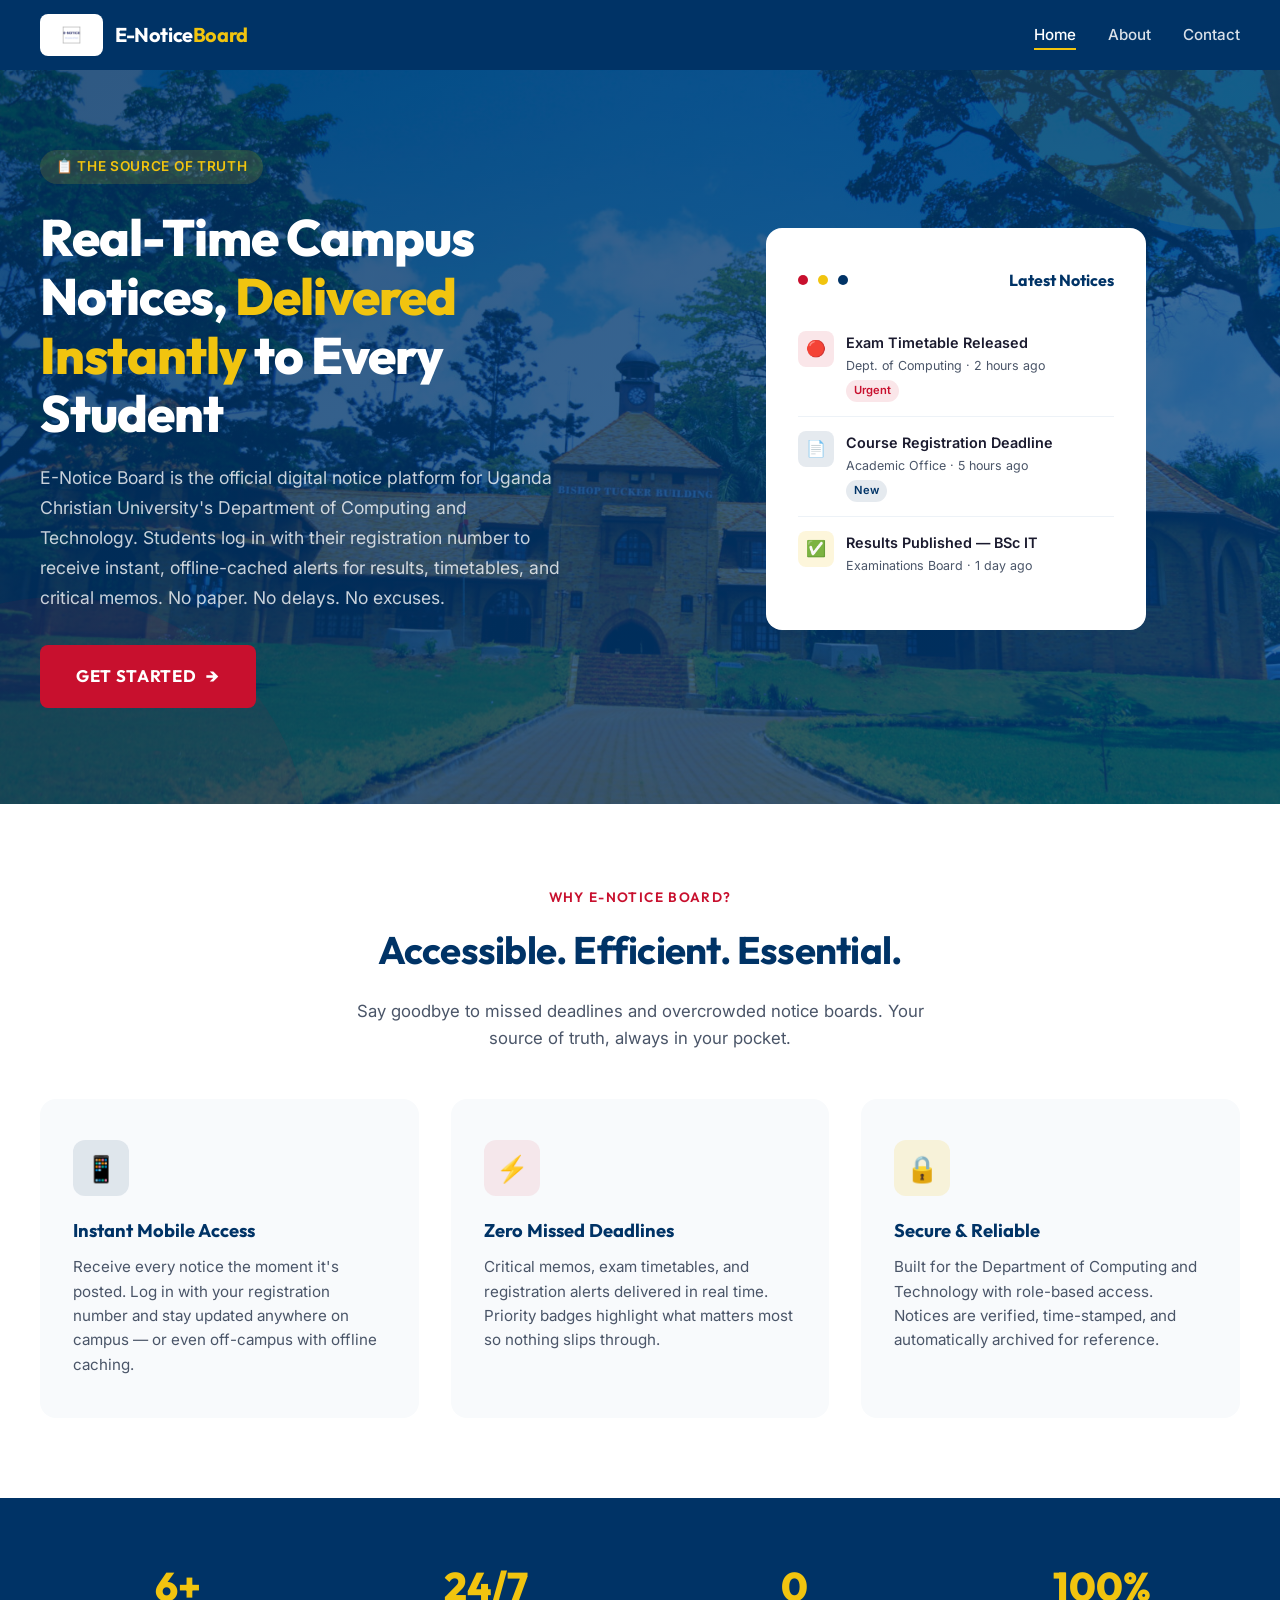
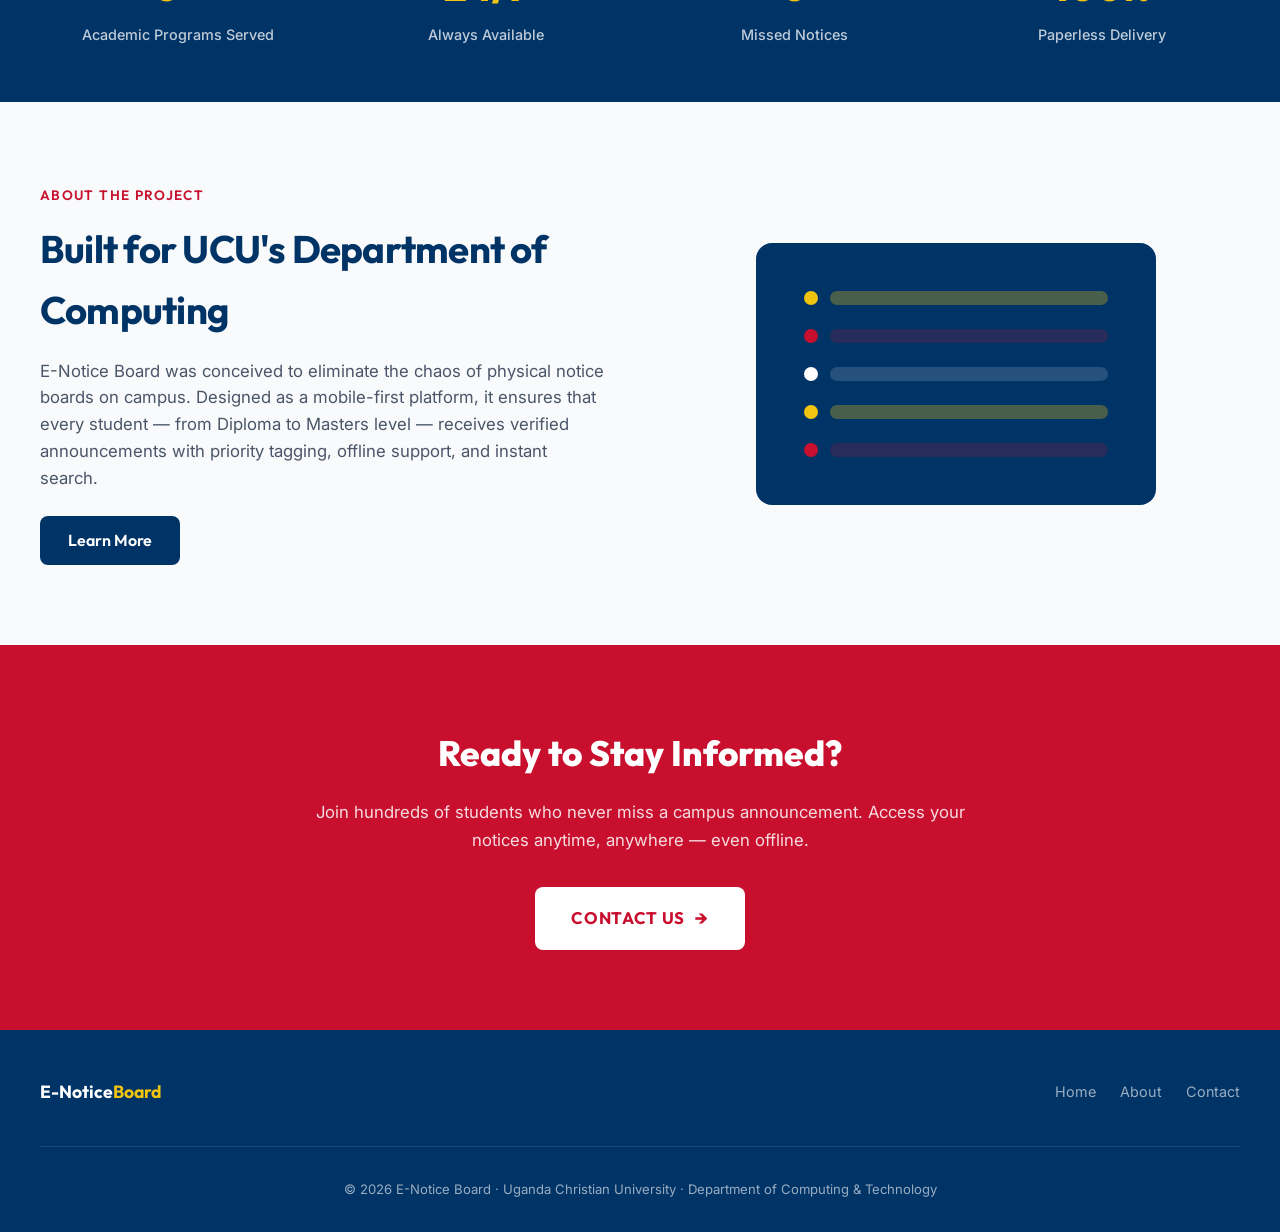
<file: index.html>
<!DOCTYPE html>
<html lang="en">

<head>
  <meta charset="UTF-8" />
  <meta name="viewport" content="width=device-width, initial-scale=1.0" />
  <meta name="description"
    content="E-Notice Board — Real-time campus announcements for Uganda Christian University. The Source of Truth for every student and staff member." />
  <title>E-Notice Board — The Source of Truth</title>
  <link rel="stylesheet" href="style.css" />
  <link rel="icon" type="image/jpeg" href="../Enotice_favicon.jpeg" />
</head>

<body>

  <!-- ═══════════════════════════════════════
       HEADER  —  Logo + Navigation
       ═══════════════════════════════════════ -->
  <header class="header" id="header">
    <div class="header__inner">

      <!-- Logo -->
      <a href="index.html" class="logo" id="logo">
        <img src="../enotice_logo.jpeg" alt="E-Notice Board Logo" class="logo__img" />
        <div class="logo__text">E-Notice<span>Board</span></div>
      </a>

      <!-- Mobile hamburger -->
      <button class="nav__toggle" id="nav-toggle" aria-label="Toggle navigation">
        <span></span><span></span><span></span>
      </button>

      <!-- Navigation -->
      <nav>
        <ul class="nav__list" id="nav-list">
          <li><a href="index.html" class="nav__link nav__link--active" id="nav-home">Home</a></li>
          <li><a href="about.html" class="nav__link" id="nav-about">About</a></li>
          <li><a href="contact.html" class="nav__link" id="nav-contact">Contact</a></li>
        </ul>
      </nav>

    </div>
  </header>

  <!-- ═══════════════════════════════════════
       HERO  —  UVP Headline + CTA
       F-pattern: primary horizontal scan area
       ═══════════════════════════════════════ -->
  <section class="hero" id="hero">
    <div class="hero__inner">

      <div class="hero__content">
        <div class="hero__badge fade-up">📋 The Source of Truth</div>

        <h1 class="hero__title fade-up fade-up--d1">
          Real-Time Campus Notices, <span>Delivered Instantly</span> to Every Student
        </h1>

        <p class="hero__subtitle fade-up fade-up--d2">
          E-Notice Board is the official digital notice platform for Uganda Christian University's
          Department of Computing and Technology. Students log in with their registration number
          to receive instant, offline-cached alerts for results, timetables, and critical memos.
          No paper. No delays. No excuses.
        </p>

        <a href="#features" class="cta-btn fade-up fade-up--d3" id="cta-hero">
          Get Started
        </a>
      </div>

      <!-- Visual: notice preview card -->
      <div class="hero__visual fade-up fade-up--d4">
        <div class="hero__card">
          <div class="hero__card-header">
            <div class="hero__card-dot hero__card-dot--red"></div>
            <div class="hero__card-dot hero__card-dot--gold"></div>
            <div class="hero__card-dot hero__card-dot--navy"></div>
            <div class="hero__card-title">Latest Notices</div>
          </div>

          <div class="notice-item">
            <div class="notice-icon notice-icon--urgent">🔴</div>
            <div>
              <div class="notice-title">Exam Timetable Released</div>
              <div class="notice-meta">Dept. of Computing · 2 hours ago</div>
              <span class="notice-badge notice-badge--urgent">Urgent</span>
            </div>
          </div>

          <div class="notice-item">
            <div class="notice-icon notice-icon--info">📄</div>
            <div>
              <div class="notice-title">Course Registration Deadline</div>
              <div class="notice-meta">Academic Office · 5 hours ago</div>
              <span class="notice-badge notice-badge--new">New</span>
            </div>
          </div>

          <div class="notice-item">
            <div class="notice-icon notice-icon--success">✅</div>
            <div>
              <div class="notice-title">Results Published — BSc IT</div>
              <div class="notice-meta">Examinations Board · 1 day ago</div>
            </div>
          </div>
        </div>
      </div>

    </div>
  </section>

  <!-- ═══════════════════════════════════════
       FEATURES  —  F-pattern second scan line
       ═══════════════════════════════════════ -->
  <section class="features" id="features">
    <div class="features__inner">

      <div class="section-label">Why E-Notice Board?</div>
      <h2 class="section-title">Accessible. Efficient. Essential.</h2>
      <p class="section-subtitle">
        Say goodbye to missed deadlines and overcrowded notice boards.
        Your source of truth, always in your pocket.
      </p>

      <div class="features__grid">

        <div class="feature-card fade-up">
          <div class="feature-card__icon feature-card__icon--navy">📱</div>
          <h3 class="feature-card__title">Instant Mobile Access</h3>
          <p class="feature-card__text">
            Receive every notice the moment it's posted. Log in with your registration
            number and stay updated anywhere on campus — or even off-campus with offline caching.
          </p>
        </div>

        <div class="feature-card fade-up fade-up--d1">
          <div class="feature-card__icon feature-card__icon--red">⚡</div>
          <h3 class="feature-card__title">Zero Missed Deadlines</h3>
          <p class="feature-card__text">
            Critical memos, exam timetables, and registration alerts delivered in real time.
            Priority badges highlight what matters most so nothing slips through.
          </p>
        </div>

        <div class="feature-card fade-up fade-up--d2">
          <div class="feature-card__icon feature-card__icon--gold">🔒</div>
          <h3 class="feature-card__title">Secure &amp; Reliable</h3>
          <p class="feature-card__text">
            Built for the Department of Computing and Technology with role-based access.
            Notices are verified, time-stamped, and automatically archived for reference.
          </p>
        </div>

      </div>

    </div>
  </section>

  <!-- ═══════════════════════════════════════
       STATS STRIP — Trust signals
       ═══════════════════════════════════════ -->
  <section class="stats" id="stats">
    <div class="stats__inner">
      <div class="stat">
        <div class="stat__number">6+</div>
        <div class="stat__label">Academic Programs Served</div>
      </div>
      <div class="stat">
        <div class="stat__number">24/7</div>
        <div class="stat__label">Always Available</div>
      </div>
      <div class="stat">
        <div class="stat__number">0</div>
        <div class="stat__label">Missed Notices</div>
      </div>
      <div class="stat">
        <div class="stat__number">100%</div>
        <div class="stat__label">Paperless Delivery</div>
      </div>
    </div>
  </section>

  <!-- ═══════════════════════════════════════
       ABOUT TEASER — F-pattern left scan area
       ═══════════════════════════════════════ -->
  <section class="about-teaser" id="about-teaser">
    <div class="about-teaser__inner">

      <div class="about-teaser__content fade-up">
        <div class="section-label">About the Project</div>
        <h2 class="section-title" style="text-align:left;">Built for UCU's Department of Computing</h2>
        <p class="section-subtitle" style="text-align:left; margin:0 0 1.5rem;">
          E-Notice Board was conceived to eliminate the chaos of physical notice boards on campus.
          Designed as a mobile-first platform, it ensures that every student — from Diploma to Masters level —
          receives verified announcements with priority tagging, offline support, and instant search.
        </p>
        <a href="about.html" class="construction__btn" id="cta-learn-more">
          Learn More
        </a>
      </div>

      <div class="about-teaser__visual fade-up fade-up--d2">
        <div class="about-teaser__illustration">
          <div class="about-illust-row">
            <div class="about-illust-dot" style="background:var(--gold)"></div>
            <div class="about-illust-bar" style="background:rgba(241,196,15,0.3); width:80%"></div>
          </div>
          <div class="about-illust-row">
            <div class="about-illust-dot" style="background:var(--red)"></div>
            <div class="about-illust-bar" style="background:rgba(200,16,46,0.2); width:65%"></div>
          </div>
          <div class="about-illust-row">
            <div class="about-illust-dot" style="background:var(--white)"></div>
            <div class="about-illust-bar" style="background:rgba(255,255,255,0.15); width:90%"></div>
          </div>
          <div class="about-illust-row">
            <div class="about-illust-dot" style="background:var(--gold)"></div>
            <div class="about-illust-bar" style="background:rgba(241,196,15,0.3); width:50%"></div>
          </div>
          <div class="about-illust-row">
            <div class="about-illust-dot" style="background:var(--red)"></div>
            <div class="about-illust-bar" style="background:rgba(200,16,46,0.2); width:75%"></div>
          </div>
        </div>
      </div>

    </div>
  </section>

  <!-- ═══════════════════════════════════════
       CTA SECTION — Final high-contrast call
       ═══════════════════════════════════════ -->
  <section class="cta-section" id="cta-section">
    <div class="cta-section__inner fade-up">
      <h2 class="cta-section__title">Ready to Stay Informed?</h2>
      <p class="cta-section__text">
        Join hundreds of students who never miss a campus announcement.
        Access your notices anytime, anywhere — even offline.
      </p>
      <a href="contact.html" class="cta-btn cta-btn--light" id="cta-bottom">
        Contact Us
      </a>
    </div>
  </section>

  <!-- ═══════════════════════════════════════
       FOOTER
       ═══════════════════════════════════════ -->
  <footer class="footer" id="footer">
    <div class="footer__inner">
      <div class="footer__brand">E-Notice<span>Board</span></div>
      <div class="footer__links">
        <a href="index.html" class="footer__link">Home</a>
        <a href="about.html" class="footer__link">About</a>
        <a href="contact.html" class="footer__link">Contact</a>
      </div>
      <div class="footer__copy">
        &copy; 2026 E-Notice Board · Uganda Christian University · Department of Computing &amp; Technology
      </div>
    </div>
  </footer>

  <!-- ═══════════════════════════════════════
       SCRIPT — Mobile nav toggle
       ═══════════════════════════════════════ -->
  <script>
    // Mobile navigation toggle
    const toggle = document.getElementById('nav-toggle');
    const navList = document.getElementById('nav-list');

    toggle.addEventListener('click', () => {
      navList.classList.toggle('nav--open');
      toggle.setAttribute('aria-expanded',
        navList.classList.contains('nav--open'));
    });

    // Close nav when a link is clicked (mobile)
    navList.querySelectorAll('.nav__link').forEach(link => {
      link.addEventListener('click', () => {
        navList.classList.remove('nav--open');
      });
    });

    // Intersection Observer for scroll animations
    const observerOptions = { threshold: 0.15, rootMargin: '0px 0px -50px 0px' };
    const observer = new IntersectionObserver((entries) => {
      entries.forEach(entry => {
        if (entry.isIntersecting) {
          entry.target.style.animationPlayState = 'running';
          observer.unobserve(entry.target);
        }
      });
    }, observerOptions);

    document.querySelectorAll('.fade-up').forEach(el => {
      el.style.animationPlayState = 'paused';
      observer.observe(el);
    });
  </script>

</body>

</html>
</file>
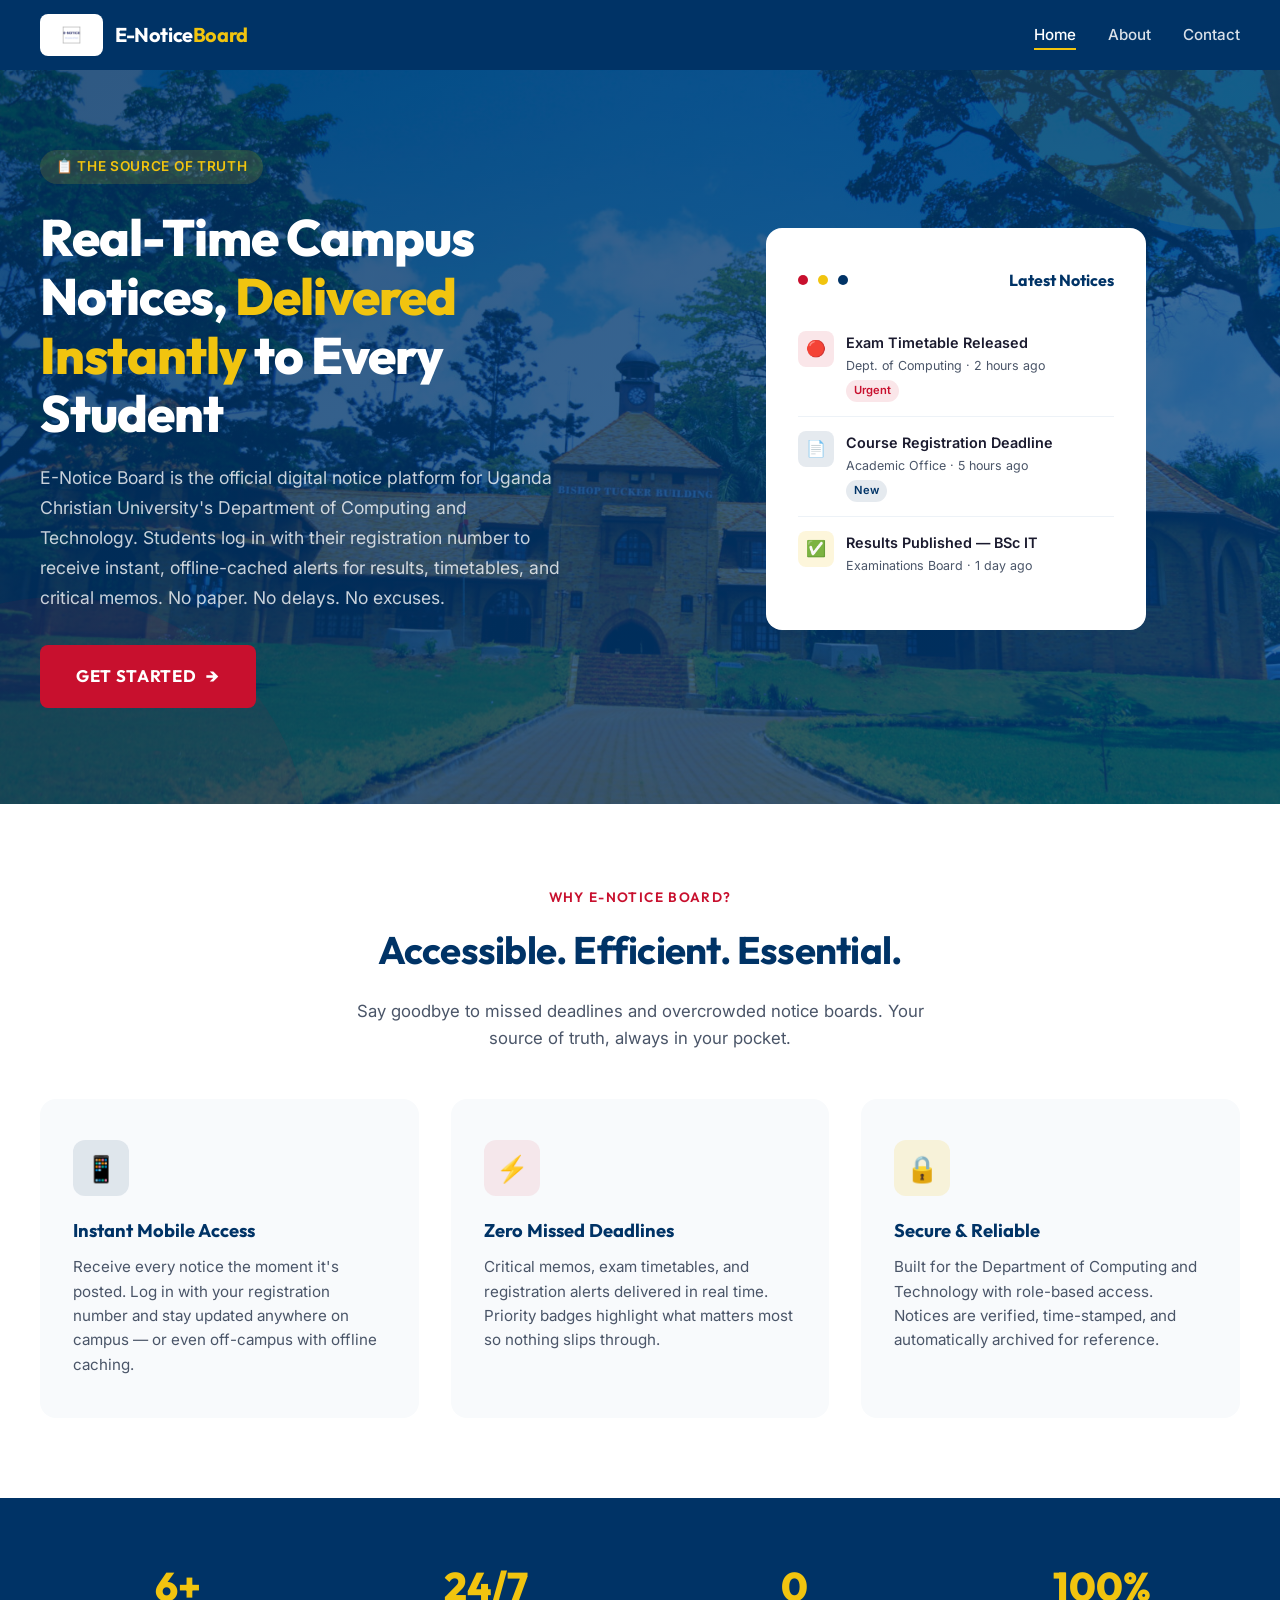
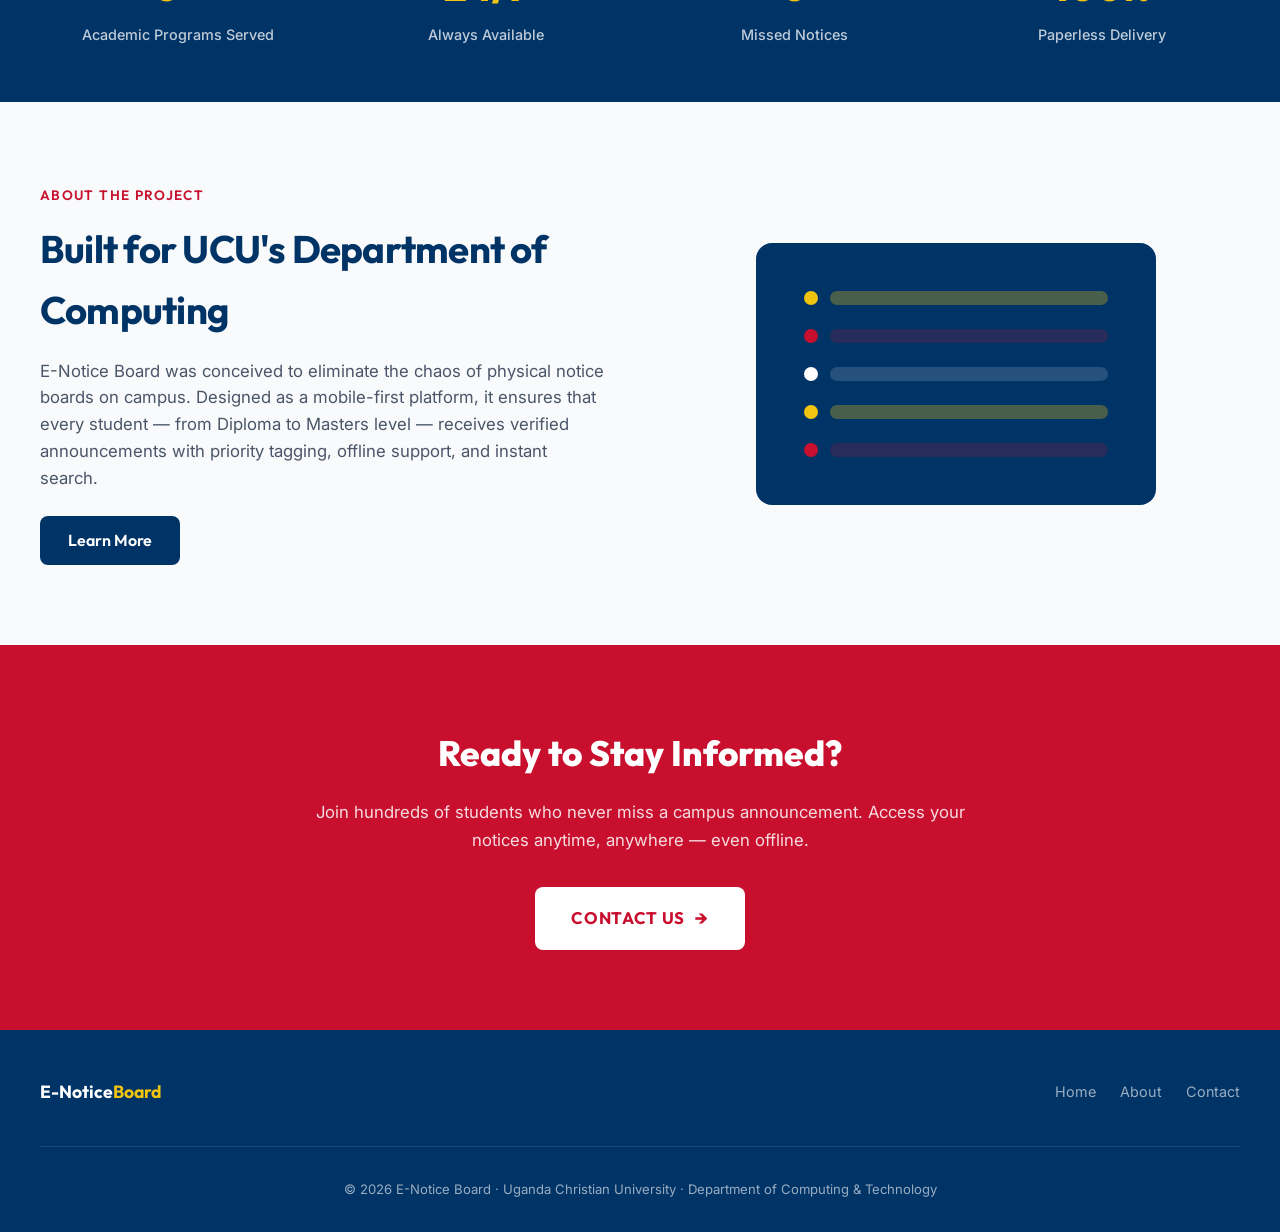
<file: enotice-board/index.html>
<!DOCTYPE html>
<html lang="en">

<head>
  <meta charset="UTF-8" />
  <meta name="viewport" content="width=device-width, initial-scale=1.0" />
  <meta name="description"
    content="E-Notice Board — Real-time campus announcements for Uganda Christian University. The Source of Truth for every student and staff member." />
  <title>E-Notice Board — The Source of Truth</title>
  <link rel="stylesheet" href="style.css" />
  <link rel="icon" type="image/jpeg" href="../Enotice_favicon.jpeg" />
</head>

<body>

  <!-- ═══════════════════════════════════════
       HEADER  —  Logo + Navigation
       ═══════════════════════════════════════ -->
  <header class="header" id="header">
    <div class="header__inner">

      <!-- Logo -->
      <a href="index.html" class="logo" id="logo">
        <img src="../enotice_logo.jpeg" alt="E-Notice Board Logo" class="logo__img" />
        <div class="logo__text">E-Notice<span>Board</span></div>
      </a>

      <!-- Mobile hamburger -->
      <button class="nav__toggle" id="nav-toggle" aria-label="Toggle navigation">
        <span></span><span></span><span></span>
      </button>

      <!-- Navigation -->
      <nav>
        <ul class="nav__list" id="nav-list">
          <li><a href="index.html" class="nav__link nav__link--active" id="nav-home">Home</a></li>
          <li><a href="about.html" class="nav__link" id="nav-about">About</a></li>
          <li><a href="contact.html" class="nav__link" id="nav-contact">Contact</a></li>
        </ul>
      </nav>

    </div>
  </header>

  <!-- ═══════════════════════════════════════
       HERO  —  UVP Headline + CTA
       F-pattern: primary horizontal scan area
       ═══════════════════════════════════════ -->
  <section class="hero" id="hero">
    <div class="hero__inner">

      <div class="hero__content">
        <div class="hero__badge fade-up">📋 The Source of Truth</div>

        <h1 class="hero__title fade-up fade-up--d1">
          Real-Time Campus Notices, <span>Delivered Instantly</span> to Every Student
        </h1>

        <p class="hero__subtitle fade-up fade-up--d2">
          E-Notice Board is the official digital notice platform for Uganda Christian University's
          Department of Computing and Technology. Students log in with their registration number
          to receive instant, offline-cached alerts for results, timetables, and critical memos.
          No paper. No delays. No excuses.
        </p>

        <a href="#features" class="cta-btn fade-up fade-up--d3" id="cta-hero">
          Get Started
        </a>
      </div>

      <!-- Visual: notice preview card -->
      <div class="hero__visual fade-up fade-up--d4">
        <div class="hero__card">
          <div class="hero__card-header">
            <div class="hero__card-dot hero__card-dot--red"></div>
            <div class="hero__card-dot hero__card-dot--gold"></div>
            <div class="hero__card-dot hero__card-dot--navy"></div>
            <div class="hero__card-title">Latest Notices</div>
          </div>

          <div class="notice-item">
            <div class="notice-icon notice-icon--urgent">🔴</div>
            <div>
              <div class="notice-title">Exam Timetable Released</div>
              <div class="notice-meta">Dept. of Computing · 2 hours ago</div>
              <span class="notice-badge notice-badge--urgent">Urgent</span>
            </div>
          </div>

          <div class="notice-item">
            <div class="notice-icon notice-icon--info">📄</div>
            <div>
              <div class="notice-title">Course Registration Deadline</div>
              <div class="notice-meta">Academic Office · 5 hours ago</div>
              <span class="notice-badge notice-badge--new">New</span>
            </div>
          </div>

          <div class="notice-item">
            <div class="notice-icon notice-icon--success">✅</div>
            <div>
              <div class="notice-title">Results Published — BSc IT</div>
              <div class="notice-meta">Examinations Board · 1 day ago</div>
            </div>
          </div>
        </div>
      </div>

    </div>
  </section>

  <!-- ═══════════════════════════════════════
       FEATURES  —  F-pattern second scan line
       ═══════════════════════════════════════ -->
  <section class="features" id="features">
    <div class="features__inner">

      <div class="section-label">Why E-Notice Board?</div>
      <h2 class="section-title">Accessible. Efficient. Essential.</h2>
      <p class="section-subtitle">
        Say goodbye to missed deadlines and overcrowded notice boards.
        Your source of truth, always in your pocket.
      </p>

      <div class="features__grid">

        <div class="feature-card fade-up">
          <div class="feature-card__icon feature-card__icon--navy">📱</div>
          <h3 class="feature-card__title">Instant Mobile Access</h3>
          <p class="feature-card__text">
            Receive every notice the moment it's posted. Log in with your registration
            number and stay updated anywhere on campus — or even off-campus with offline caching.
          </p>
        </div>

        <div class="feature-card fade-up fade-up--d1">
          <div class="feature-card__icon feature-card__icon--red">⚡</div>
          <h3 class="feature-card__title">Zero Missed Deadlines</h3>
          <p class="feature-card__text">
            Critical memos, exam timetables, and registration alerts delivered in real time.
            Priority badges highlight what matters most so nothing slips through.
          </p>
        </div>

        <div class="feature-card fade-up fade-up--d2">
          <div class="feature-card__icon feature-card__icon--gold">🔒</div>
          <h3 class="feature-card__title">Secure &amp; Reliable</h3>
          <p class="feature-card__text">
            Built for the Department of Computing and Technology with role-based access.
            Notices are verified, time-stamped, and automatically archived for reference.
          </p>
        </div>

      </div>

    </div>
  </section>

  <!-- ═══════════════════════════════════════
       STATS STRIP — Trust signals
       ═══════════════════════════════════════ -->
  <section class="stats" id="stats">
    <div class="stats__inner">
      <div class="stat">
        <div class="stat__number">6+</div>
        <div class="stat__label">Academic Programs Served</div>
      </div>
      <div class="stat">
        <div class="stat__number">24/7</div>
        <div class="stat__label">Always Available</div>
      </div>
      <div class="stat">
        <div class="stat__number">0</div>
        <div class="stat__label">Missed Notices</div>
      </div>
      <div class="stat">
        <div class="stat__number">100%</div>
        <div class="stat__label">Paperless Delivery</div>
      </div>
    </div>
  </section>

  <!-- ═══════════════════════════════════════
       ABOUT TEASER — F-pattern left scan area
       ═══════════════════════════════════════ -->
  <section class="about-teaser" id="about-teaser">
    <div class="about-teaser__inner">

      <div class="about-teaser__content fade-up">
        <div class="section-label">About the Project</div>
        <h2 class="section-title" style="text-align:left;">Built for UCU's Department of Computing</h2>
        <p class="section-subtitle" style="text-align:left; margin:0 0 1.5rem;">
          E-Notice Board was conceived to eliminate the chaos of physical notice boards on campus.
          Designed as a mobile-first platform, it ensures that every student — from Diploma to Masters level —
          receives verified announcements with priority tagging, offline support, and instant search.
        </p>
        <a href="about.html" class="construction__btn" id="cta-learn-more">
          Learn More
        </a>
      </div>

      <div class="about-teaser__visual fade-up fade-up--d2">
        <div class="about-teaser__illustration">
          <div class="about-illust-row">
            <div class="about-illust-dot" style="background:var(--gold)"></div>
            <div class="about-illust-bar" style="background:rgba(241,196,15,0.3); width:80%"></div>
          </div>
          <div class="about-illust-row">
            <div class="about-illust-dot" style="background:var(--red)"></div>
            <div class="about-illust-bar" style="background:rgba(200,16,46,0.2); width:65%"></div>
          </div>
          <div class="about-illust-row">
            <div class="about-illust-dot" style="background:var(--white)"></div>
            <div class="about-illust-bar" style="background:rgba(255,255,255,0.15); width:90%"></div>
          </div>
          <div class="about-illust-row">
            <div class="about-illust-dot" style="background:var(--gold)"></div>
            <div class="about-illust-bar" style="background:rgba(241,196,15,0.3); width:50%"></div>
          </div>
          <div class="about-illust-row">
            <div class="about-illust-dot" style="background:var(--red)"></div>
            <div class="about-illust-bar" style="background:rgba(200,16,46,0.2); width:75%"></div>
          </div>
        </div>
      </div>

    </div>
  </section>

  <!-- ═══════════════════════════════════════
       CTA SECTION — Final high-contrast call
       ═══════════════════════════════════════ -->
  <section class="cta-section" id="cta-section">
    <div class="cta-section__inner fade-up">
      <h2 class="cta-section__title">Ready to Stay Informed?</h2>
      <p class="cta-section__text">
        Join hundreds of students who never miss a campus announcement.
        Access your notices anytime, anywhere — even offline.
      </p>
      <a href="contact.html" class="cta-btn cta-btn--light" id="cta-bottom">
        Contact Us
      </a>
    </div>
  </section>

  <!-- ═══════════════════════════════════════
       FOOTER
       ═══════════════════════════════════════ -->
  <footer class="footer" id="footer">
    <div class="footer__inner">
      <div class="footer__brand">E-Notice<span>Board</span></div>
      <div class="footer__links">
        <a href="index.html" class="footer__link">Home</a>
        <a href="about.html" class="footer__link">About</a>
        <a href="contact.html" class="footer__link">Contact</a>
      </div>
      <div class="footer__copy">
        &copy; 2026 E-Notice Board · Uganda Christian University · Department of Computing &amp; Technology
      </div>
    </div>
  </footer>

  <!-- ═══════════════════════════════════════
       SCRIPT — Mobile nav toggle
       ═══════════════════════════════════════ -->
  <script>
    // Mobile navigation toggle
    const toggle = document.getElementById('nav-toggle');
    const navList = document.getElementById('nav-list');

    toggle.addEventListener('click', () => {
      navList.classList.toggle('nav--open');
      toggle.setAttribute('aria-expanded',
        navList.classList.contains('nav--open'));
    });

    // Close nav when a link is clicked (mobile)
    navList.querySelectorAll('.nav__link').forEach(link => {
      link.addEventListener('click', () => {
        navList.classList.remove('nav--open');
      });
    });

    // Intersection Observer for scroll animations
    const observerOptions = { threshold: 0.15, rootMargin: '0px 0px -50px 0px' };
    const observer = new IntersectionObserver((entries) => {
      entries.forEach(entry => {
        if (entry.isIntersecting) {
          entry.target.style.animationPlayState = 'running';
          observer.unobserve(entry.target);
        }
      });
    }, observerOptions);

    document.querySelectorAll('.fade-up').forEach(el => {
      el.style.animationPlayState = 'paused';
      observer.observe(el);
    });
  </script>

</body>

</html>
</file>
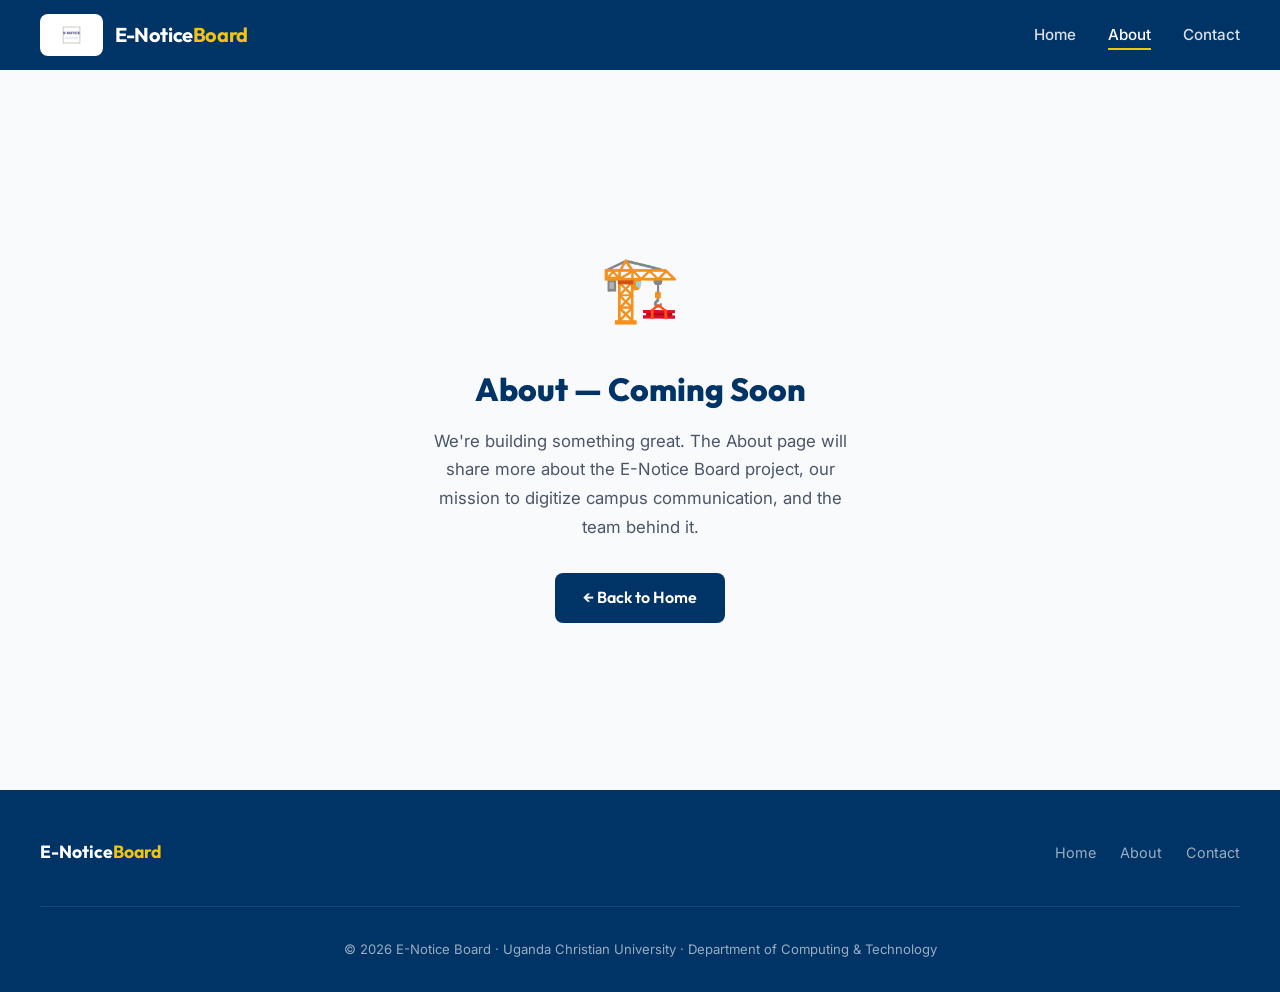
<file: about.html>
<!DOCTYPE html>
<html lang="en">

<head>
    <meta charset="UTF-8" />
    <meta name="viewport" content="width=device-width, initial-scale=1.0" />
    <meta name="description"
        content="About E-Notice Board — Learn more about the digital notice platform for Uganda Christian University." />
    <title>About — E-Notice Board</title>
    <link rel="stylesheet" href="style.css" />
    <link rel="icon" type="image/jpeg" href="../Enotice_favicon.jpeg" />
</head>

<body>

    <!-- Header -->
    <header class="header" id="header">
        <div class="header__inner">
            <a href="index.html" class="logo" id="logo">
                <img src="../enotice_logo.jpeg" alt="E-Notice Board Logo" class="logo__img" />
                <div class="logo__text">E-Notice<span>Board</span></div>
            </a>
            <button class="nav__toggle" id="nav-toggle" aria-label="Toggle navigation">
                <span></span><span></span><span></span>
            </button>
            <nav>
                <ul class="nav__list" id="nav-list">
                    <li><a href="index.html" class="nav__link" id="nav-home">Home</a></li>
                    <li><a href="about.html" class="nav__link nav__link--active" id="nav-about">About</a></li>
                    <li><a href="contact.html" class="nav__link" id="nav-contact">Contact</a></li>
                </ul>
            </nav>
        </div>
    </header>

    <!-- Under Construction -->
    <main class="construction" id="about-page">
        <div class="construction__icon">🏗️</div>
        <h1 class="construction__title">About — Coming Soon</h1>
        <p class="construction__text">
            We're building something great. The About page will share more about the E-Notice Board project,
            our mission to digitize campus communication, and the team behind it.
        </p>
        <a href="index.html" class="construction__btn" id="back-home-about">← Back to Home</a>
    </main>

    <!-- Footer -->
    <footer class="footer" id="footer">
        <div class="footer__inner">
            <div class="footer__brand">E-Notice<span>Board</span></div>
            <div class="footer__links">
                <a href="index.html" class="footer__link">Home</a>
                <a href="about.html" class="footer__link">About</a>
                <a href="contact.html" class="footer__link">Contact</a>
            </div>
            <div class="footer__copy">
                &copy; 2026 E-Notice Board · Uganda Christian University · Department of Computing &amp; Technology
            </div>
        </div>
    </footer>

    <script>
        const toggle = document.getElementById('nav-toggle');
        const navList = document.getElementById('nav-list');
        toggle.addEventListener('click', () => {
            navList.classList.toggle('nav--open');
        });
    </script>

</body>

</html>
</file>
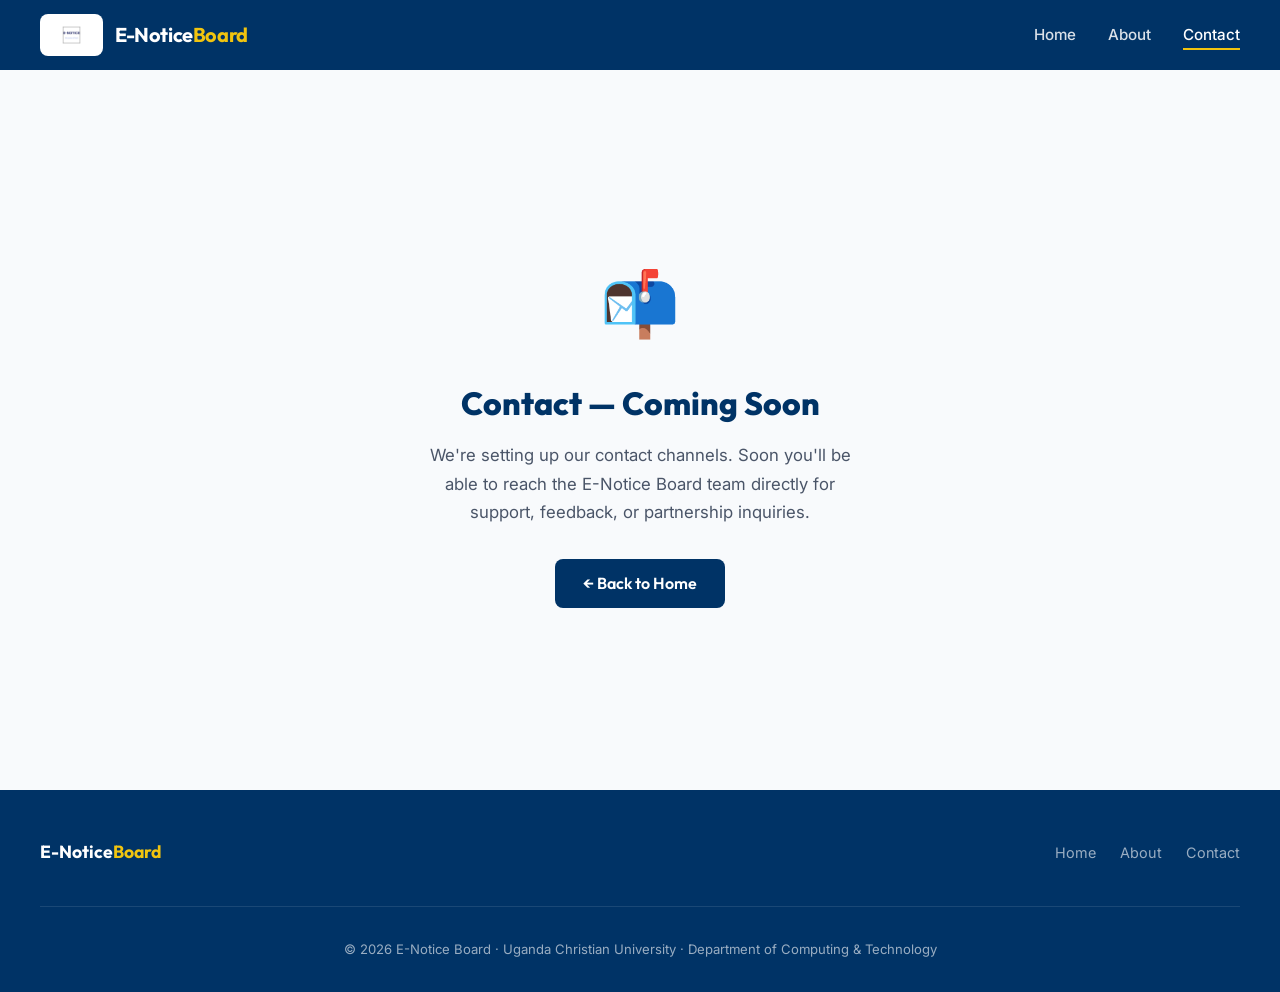
<file: contact.html>
<!DOCTYPE html>
<html lang="en">

<head>
    <meta charset="UTF-8" />
    <meta name="viewport" content="width=device-width, initial-scale=1.0" />
    <meta name="description"
        content="Contact E-Notice Board — Get in touch with the team at Uganda Christian University." />
    <title>Contact — E-Notice Board</title>
    <link rel="stylesheet" href="style.css" />
    <link rel="icon" type="image/jpeg" href="../Enotice_favicon.jpeg" />
</head>

<body>

    <!-- Header -->
    <header class="header" id="header">
        <div class="header__inner">
            <a href="index.html" class="logo" id="logo">
                <img src="../enotice_logo.jpeg" alt="E-Notice Board Logo" class="logo__img" />
                <div class="logo__text">E-Notice<span>Board</span></div>
            </a>
            <button class="nav__toggle" id="nav-toggle" aria-label="Toggle navigation">
                <span></span><span></span><span></span>
            </button>
            <nav>
                <ul class="nav__list" id="nav-list">
                    <li><a href="index.html" class="nav__link" id="nav-home">Home</a></li>
                    <li><a href="about.html" class="nav__link" id="nav-about">About</a></li>
                    <li><a href="contact.html" class="nav__link nav__link--active" id="nav-contact">Contact</a></li>
                </ul>
            </nav>
        </div>
    </header>

    <!-- Under Construction -->
    <main class="construction" id="contact-page">
        <div class="construction__icon">📬</div>
        <h1 class="construction__title">Contact — Coming Soon</h1>
        <p class="construction__text">
            We're setting up our contact channels. Soon you'll be able to reach the E-Notice Board team
            directly for support, feedback, or partnership inquiries.
        </p>
        <a href="index.html" class="construction__btn" id="back-home-contact">← Back to Home</a>
    </main>

    <!-- Footer -->
    <footer class="footer" id="footer">
        <div class="footer__inner">
            <div class="footer__brand">E-Notice<span>Board</span></div>
            <div class="footer__links">
                <a href="index.html" class="footer__link">Home</a>
                <a href="about.html" class="footer__link">About</a>
                <a href="contact.html" class="footer__link">Contact</a>
            </div>
            <div class="footer__copy">
                &copy; 2026 E-Notice Board · Uganda Christian University · Department of Computing &amp; Technology
            </div>
        </div>
    </footer>

    <script>
        const toggle = document.getElementById('nav-toggle');
        const navList = document.getElementById('nav-list');
        toggle.addEventListener('click', () => {
            navList.classList.toggle('nav--open');
        });
    </script>

</body>

</html>
</file>
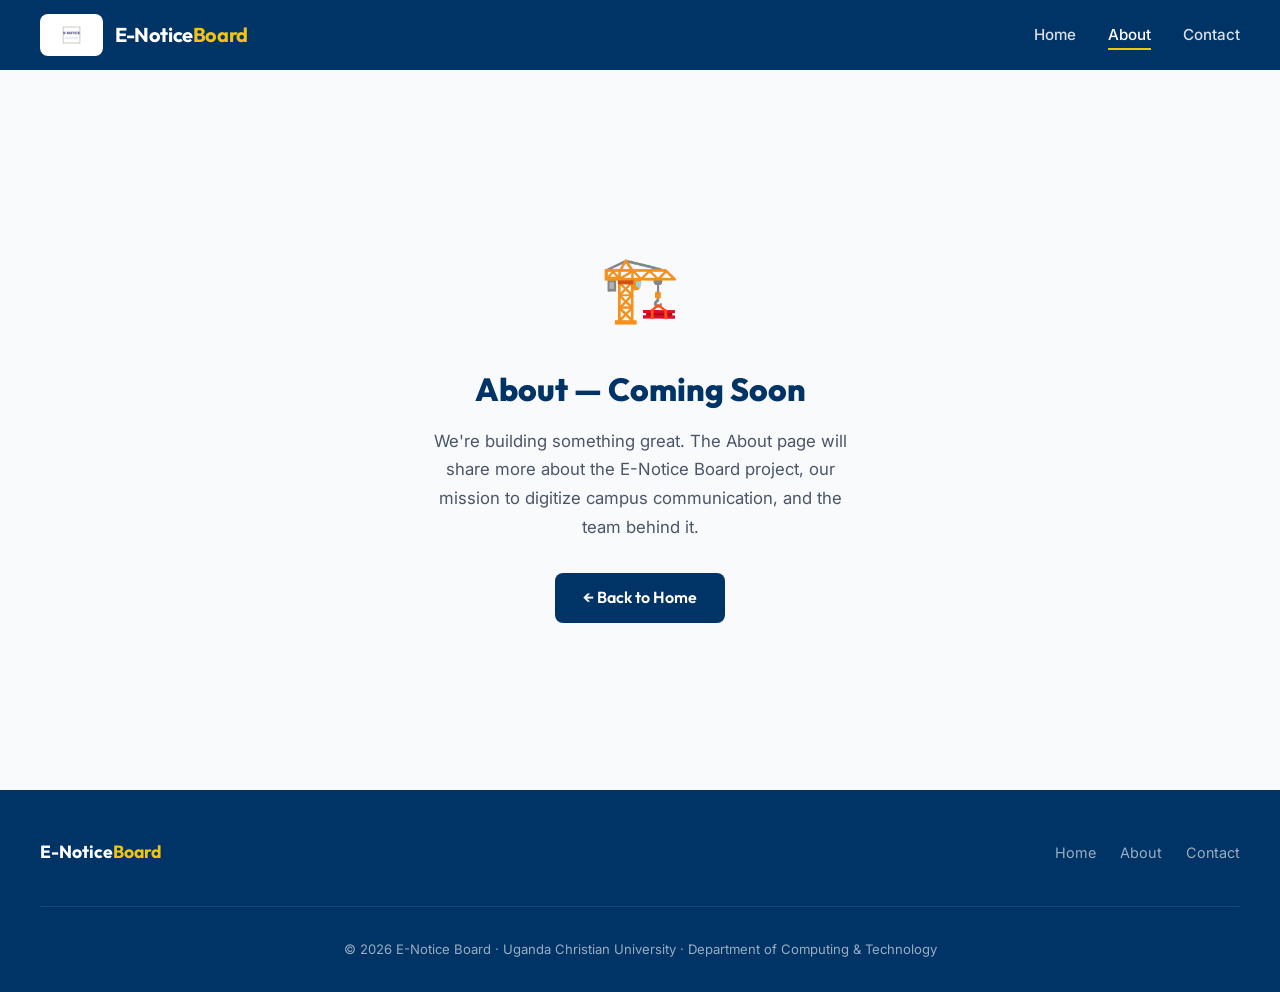
<file: enotice-board/about.html>
<!DOCTYPE html>
<html lang="en">

<head>
    <meta charset="UTF-8" />
    <meta name="viewport" content="width=device-width, initial-scale=1.0" />
    <meta name="description"
        content="About E-Notice Board — Learn more about the digital notice platform for Uganda Christian University." />
    <title>About — E-Notice Board</title>
    <link rel="stylesheet" href="style.css" />
    <link rel="icon" type="image/jpeg" href="../Enotice_favicon.jpeg" />
</head>

<body>

    <!-- Header -->
    <header class="header" id="header">
        <div class="header__inner">
            <a href="index.html" class="logo" id="logo">
                <img src="../enotice_logo.jpeg" alt="E-Notice Board Logo" class="logo__img" />
                <div class="logo__text">E-Notice<span>Board</span></div>
            </a>
            <button class="nav__toggle" id="nav-toggle" aria-label="Toggle navigation">
                <span></span><span></span><span></span>
            </button>
            <nav>
                <ul class="nav__list" id="nav-list">
                    <li><a href="index.html" class="nav__link" id="nav-home">Home</a></li>
                    <li><a href="about.html" class="nav__link nav__link--active" id="nav-about">About</a></li>
                    <li><a href="contact.html" class="nav__link" id="nav-contact">Contact</a></li>
                </ul>
            </nav>
        </div>
    </header>

    <!-- Under Construction -->
    <main class="construction" id="about-page">
        <div class="construction__icon">🏗️</div>
        <h1 class="construction__title">About — Coming Soon</h1>
        <p class="construction__text">
            We're building something great. The About page will share more about the E-Notice Board project,
            our mission to digitize campus communication, and the team behind it.
        </p>
        <a href="index.html" class="construction__btn" id="back-home-about">← Back to Home</a>
    </main>

    <!-- Footer -->
    <footer class="footer" id="footer">
        <div class="footer__inner">
            <div class="footer__brand">E-Notice<span>Board</span></div>
            <div class="footer__links">
                <a href="index.html" class="footer__link">Home</a>
                <a href="about.html" class="footer__link">About</a>
                <a href="contact.html" class="footer__link">Contact</a>
            </div>
            <div class="footer__copy">
                &copy; 2026 E-Notice Board · Uganda Christian University · Department of Computing &amp; Technology
            </div>
        </div>
    </footer>

    <script>
        const toggle = document.getElementById('nav-toggle');
        const navList = document.getElementById('nav-list');
        toggle.addEventListener('click', () => {
            navList.classList.toggle('nav--open');
        });
    </script>

</body>

</html>
</file>
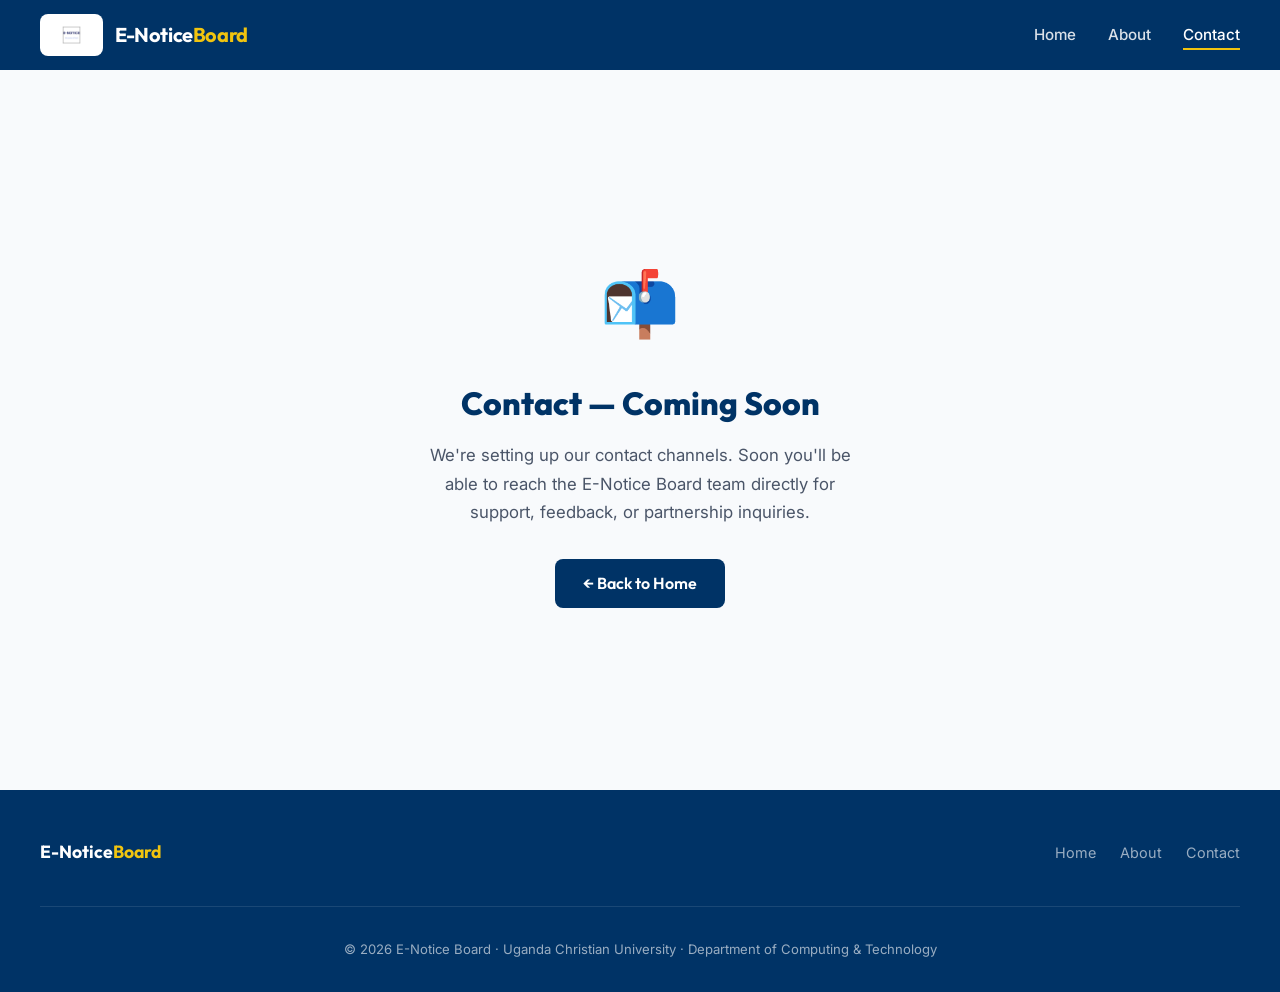
<file: enotice-board/contact.html>
<!DOCTYPE html>
<html lang="en">

<head>
    <meta charset="UTF-8" />
    <meta name="viewport" content="width=device-width, initial-scale=1.0" />
    <meta name="description"
        content="Contact E-Notice Board — Get in touch with the team at Uganda Christian University." />
    <title>Contact — E-Notice Board</title>
    <link rel="stylesheet" href="style.css" />
    <link rel="icon" type="image/jpeg" href="../Enotice_favicon.jpeg" />
</head>

<body>

    <!-- Header -->
    <header class="header" id="header">
        <div class="header__inner">
            <a href="index.html" class="logo" id="logo">
                <img src="../enotice_logo.jpeg" alt="E-Notice Board Logo" class="logo__img" />
                <div class="logo__text">E-Notice<span>Board</span></div>
            </a>
            <button class="nav__toggle" id="nav-toggle" aria-label="Toggle navigation">
                <span></span><span></span><span></span>
            </button>
            <nav>
                <ul class="nav__list" id="nav-list">
                    <li><a href="index.html" class="nav__link" id="nav-home">Home</a></li>
                    <li><a href="about.html" class="nav__link" id="nav-about">About</a></li>
                    <li><a href="contact.html" class="nav__link nav__link--active" id="nav-contact">Contact</a></li>
                </ul>
            </nav>
        </div>
    </header>

    <!-- Under Construction -->
    <main class="construction" id="contact-page">
        <div class="construction__icon">📬</div>
        <h1 class="construction__title">Contact — Coming Soon</h1>
        <p class="construction__text">
            We're setting up our contact channels. Soon you'll be able to reach the E-Notice Board team
            directly for support, feedback, or partnership inquiries.
        </p>
        <a href="index.html" class="construction__btn" id="back-home-contact">← Back to Home</a>
    </main>

    <!-- Footer -->
    <footer class="footer" id="footer">
        <div class="footer__inner">
            <div class="footer__brand">E-Notice<span>Board</span></div>
            <div class="footer__links">
                <a href="index.html" class="footer__link">Home</a>
                <a href="about.html" class="footer__link">About</a>
                <a href="contact.html" class="footer__link">Contact</a>
            </div>
            <div class="footer__copy">
                &copy; 2026 E-Notice Board · Uganda Christian University · Department of Computing &amp; Technology
            </div>
        </div>
    </footer>

    <script>
        const toggle = document.getElementById('nav-toggle');
        const navList = document.getElementById('nav-list');
        toggle.addEventListener('click', () => {
            navList.classList.toggle('nav--open');
        });
    </script>

</body>

</html>
</file>
<file: style.css>
/* ===================================================
   E-Notice Board — The Source of Truth
   Color Palette: #003366 · #C8102E · #F1C40F · #F8FAFC
   =================================================== */

@import url('https://fonts.googleapis.com/css2?family=Inter:wght@400;500;600&family=Outfit:wght@600;700;800&display=swap');

/* ── Design Tokens ── */
:root {
  --navy: #003366;
  --red: #C8102E;
  --gold: #F1C40F;
  --off-white: #F8FAFC;
  --white: #FFFFFF;
  --text-dark: #1A1A2E;
  --text-muted: #4A5568;

  --font-body: 'Inter', sans-serif;
  --font-heading: 'Outfit', sans-serif;

  --radius: 8px;
  --radius-lg: 16px;
  --transition: 0.3s ease;
}

/* ── Reset ── */
*,
*::before,
*::after {
  box-sizing: border-box;
  margin: 0;
  padding: 0;
}

html {
  scroll-behavior: smooth;
}

body {
  font-family: var(--font-body);
  background: var(--off-white);
  color: var(--text-dark);
  line-height: 1.6;
  -webkit-font-smoothing: antialiased;
}

a {
  text-decoration: none;
  color: inherit;
}

ul {
  list-style: none;
}

img {
  max-width: 100%;
  display: block;
}

/* ── Header / Navigation ── */
.header {
  position: sticky;
  top: 0;
  z-index: 100;
  background: var(--navy);
  padding: 0 2rem;
}

.header__inner {
  max-width: 1200px;
  margin: 0 auto;
  display: flex;
  align-items: center;
  justify-content: space-between;
  height: 70px;
}

.logo {
  display: flex;
  align-items: center;
  gap: 12px;
}

.logo__icon {
  width: 42px;
  height: 42px;
  background: var(--gold);
  border-radius: var(--radius);
  display: flex;
  align-items: center;
  justify-content: center;
  font-size: 22px;
  color: var(--navy);
  font-weight: 800;
  font-family: var(--font-heading);
}

.logo__img {
  height: 42px;
  width: auto;
  border-radius: var(--radius);
  object-fit: contain;
}

.logo__text {
  color: var(--white);
  font-family: var(--font-heading);
  font-weight: 700;
  font-size: 1.25rem;
  letter-spacing: -0.02em;
}

.logo__text span {
  color: var(--gold);
}

/* Navigation */
.nav__list {
  display: flex;
  gap: 2rem;
  align-items: center;
}

.nav__link {
  color: rgba(255, 255, 255, 0.85);
  font-weight: 500;
  font-size: 0.95rem;
  position: relative;
  padding: 4px 0;
  transition: color var(--transition);
}

.nav__link::after {
  content: '';
  position: absolute;
  bottom: -2px;
  left: 0;
  width: 0;
  height: 2px;
  background: var(--gold);
  transition: width var(--transition);
}

.nav__link:hover,
.nav__link--active {
  color: var(--white);
}

.nav__link:hover::after,
.nav__link--active::after {
  width: 100%;
}

/* Mobile nav toggle */
.nav__toggle {
  display: none;
  background: none;
  border: none;
  cursor: pointer;
  padding: 6px;
}

.nav__toggle span {
  display: block;
  width: 26px;
  height: 3px;
  background: var(--white);
  margin: 5px 0;
  border-radius: 2px;
  transition: var(--transition);
}

/* ── Hero Section (F-pattern: top horizontal bar) ── */
.hero {
  background:
    linear-gradient(135deg, rgba(0, 51, 102, 0.82) 0%, rgba(0, 64, 128, 0.75) 100%),
    url('../UCU-Bishop-Tucker-Building-1536x1022.jpg') center/cover no-repeat;
  padding: 5rem 2rem 6rem;
  position: relative;
  overflow: hidden;
}

.hero::before {
  content: '';
  position: absolute;
  top: -60%;
  right: -20%;
  width: 600px;
  height: 600px;
  border-radius: 50%;
  background: rgba(241, 196, 15, 0.08);
  pointer-events: none;
}

.hero::after {
  content: '';
  position: absolute;
  bottom: -40%;
  left: -15%;
  width: 500px;
  height: 500px;
  border-radius: 50%;
  background: rgba(200, 16, 46, 0.07);
  pointer-events: none;
}

.hero__inner {
  max-width: 1200px;
  margin: 0 auto;
  display: flex;
  align-items: center;
  gap: 4rem;
  position: relative;
  z-index: 1;
}

.hero__content {
  flex: 1;
  max-width: 600px;
}

.hero__badge {
  display: inline-block;
  background: rgba(241, 196, 15, 0.15);
  color: var(--gold);
  font-weight: 600;
  font-size: 0.85rem;
  padding: 6px 16px;
  border-radius: 50px;
  margin-bottom: 1.5rem;
  letter-spacing: 0.05em;
  text-transform: uppercase;
}

.hero__title {
  font-family: var(--font-heading);
  font-size: clamp(2rem, 4vw, 3.2rem);
  font-weight: 800;
  color: var(--white);
  line-height: 1.15;
  margin-bottom: 1.25rem;
  letter-spacing: -0.02em;
}

.hero__title span {
  color: var(--gold);
}

.hero__subtitle {
  color: rgba(255, 255, 255, 0.78);
  font-size: 1.1rem;
  line-height: 1.7;
  margin-bottom: 2rem;
  max-width: 520px;
}

/* ── CTA Button — High Contrast ── */
.cta-btn {
  display: inline-flex;
  align-items: center;
  gap: 10px;
  background: var(--red);
  color: var(--white);
  font-family: var(--font-heading);
  font-weight: 700;
  font-size: 1.05rem;
  padding: 16px 36px;
  border: none;
  border-radius: var(--radius);
  cursor: pointer;
  transition: background var(--transition), transform var(--transition);
  text-transform: uppercase;
  letter-spacing: 0.04em;
  position: relative;
  overflow: hidden;
}

.cta-btn::after {
  content: '→';
  font-size: 1.2rem;
  transition: transform var(--transition);
}

.cta-btn:hover {
  background: #a00d24;
  transform: translateY(-2px);
}

.cta-btn:hover::after {
  transform: translateX(4px);
}

.cta-btn:active {
  transform: translateY(0);
}

/* CTA pulse animation */
@keyframes pulse-ring {
  0% {
    box-shadow: 0 0 0 0 rgba(200, 16, 46, 0.4);
  }

  70% {
    box-shadow: 0 0 0 12px rgba(200, 16, 46, 0);
  }

  100% {
    box-shadow: 0 0 0 0 rgba(200, 16, 46, 0);
  }
}

.cta-btn {
  animation: pulse-ring 2.5s infinite;
}

/* ── Hero Visual ── */
.hero__visual {
  flex: 1;
  display: flex;
  justify-content: center;
  align-items: center;
}

.hero__card {
  background: var(--white);
  border-radius: var(--radius-lg);
  padding: 2.5rem 2rem;
  max-width: 380px;
  width: 100%;
  position: relative;
}

.hero__card-header {
  display: flex;
  align-items: center;
  gap: 10px;
  margin-bottom: 1.5rem;
}

.hero__card-dot {
  width: 10px;
  height: 10px;
  border-radius: 50%;
}

.hero__card-dot--red {
  background: var(--red);
}

.hero__card-dot--gold {
  background: var(--gold);
}

.hero__card-dot--navy {
  background: var(--navy);
}

.hero__card-title {
  font-family: var(--font-heading);
  font-weight: 700;
  color: var(--navy);
  font-size: 1rem;
  margin-left: auto;
}

.notice-item {
  display: flex;
  gap: 12px;
  padding: 14px 0;
  border-bottom: 1px solid #edf2f7;
  align-items: flex-start;
}

.notice-item:last-child {
  border-bottom: none;
}

.notice-icon {
  width: 36px;
  height: 36px;
  border-radius: var(--radius);
  display: flex;
  align-items: center;
  justify-content: center;
  font-size: 16px;
  flex-shrink: 0;
}

.notice-icon--urgent {
  background: rgba(200, 16, 46, 0.1);
  color: var(--red);
}

.notice-icon--info {
  background: rgba(0, 51, 102, 0.1);
  color: var(--navy);
}

.notice-icon--success {
  background: rgba(241, 196, 15, 0.15);
  color: #b8960b;
}

.notice-title {
  font-weight: 600;
  font-size: 0.9rem;
  color: var(--text-dark);
  margin-bottom: 2px;
}

.notice-meta {
  font-size: 0.78rem;
  color: var(--text-muted);
}

.notice-badge {
  font-size: 0.7rem;
  font-weight: 600;
  padding: 2px 8px;
  border-radius: 50px;
  display: inline-block;
  margin-top: 4px;
}

.notice-badge--urgent {
  background: rgba(200, 16, 46, 0.1);
  color: var(--red);
}

.notice-badge--new {
  background: rgba(0, 51, 102, 0.1);
  color: var(--navy);
}

/* ── Features Section (F-pattern: second horizontal scan) ── */
.features {
  padding: 5rem 2rem;
  background: var(--white);
}

.features__inner {
  max-width: 1200px;
  margin: 0 auto;
  text-align: center;
}

.section-label {
  display: inline-block;
  font-family: var(--font-heading);
  font-weight: 600;
  font-size: 0.85rem;
  color: var(--red);
  text-transform: uppercase;
  letter-spacing: 0.1em;
  margin-bottom: 0.75rem;
}

.section-title {
  font-family: var(--font-heading);
  font-size: clamp(1.6rem, 3vw, 2.4rem);
  font-weight: 700;
  color: var(--navy);
  margin-bottom: 1rem;
  letter-spacing: -0.02em;
}

.section-subtitle {
  color: var(--text-muted);
  font-size: 1.05rem;
  max-width: 600px;
  margin: 0 auto 3rem;
}

.features__grid {
  display: grid;
  grid-template-columns: repeat(3, 1fr);
  gap: 2rem;
}

.feature-card {
  background: var(--off-white);
  border-radius: var(--radius-lg);
  padding: 2.5rem 2rem;
  text-align: left;
  transition: transform var(--transition);
  border: 1px solid transparent;
}

.feature-card:hover {
  transform: translateY(-4px);
  border-color: rgba(0, 51, 102, 0.1);
}

.feature-card__icon {
  width: 56px;
  height: 56px;
  border-radius: 12px;
  display: flex;
  align-items: center;
  justify-content: center;
  font-size: 26px;
  margin-bottom: 1.25rem;
}

.feature-card__icon--navy {
  background: rgba(0, 51, 102, 0.1);
  color: var(--navy);
}

.feature-card__icon--red {
  background: rgba(200, 16, 46, 0.08);
  color: var(--red);
}

.feature-card__icon--gold {
  background: rgba(241, 196, 15, 0.15);
  color: #b8960b;
}

.feature-card__title {
  font-family: var(--font-heading);
  font-weight: 700;
  font-size: 1.15rem;
  color: var(--navy);
  margin-bottom: 0.6rem;
}

.feature-card__text {
  color: var(--text-muted);
  font-size: 0.95rem;
  line-height: 1.6;
}

/* ── Stats Strip ── */
.stats {
  background: var(--navy);
  padding: 3.5rem 2rem;
}

.stats__inner {
  max-width: 1200px;
  margin: 0 auto;
  display: grid;
  grid-template-columns: repeat(4, 1fr);
  gap: 2rem;
  text-align: center;
}

.stat__number {
  font-family: var(--font-heading);
  font-size: 2.5rem;
  font-weight: 800;
  color: var(--gold);
  margin-bottom: 0.3rem;
}

.stat__label {
  color: rgba(255, 255, 255, 0.75);
  font-size: 0.9rem;
  font-weight: 500;
}

/* ── About Teaser Section ── */
.about-teaser {
  padding: 5rem 2rem;
  background: var(--off-white);
}

.about-teaser__inner {
  max-width: 1200px;
  margin: 0 auto;
  display: flex;
  align-items: center;
  gap: 4rem;
}

.about-teaser__content {
  flex: 1;
}

.about-teaser__visual {
  flex: 1;
  display: flex;
  justify-content: center;
}

.about-teaser__illustration {
  background: var(--navy);
  border-radius: var(--radius-lg);
  padding: 3rem;
  max-width: 400px;
  width: 100%;
  display: flex;
  flex-direction: column;
  gap: 1.5rem;
}

.about-illust-row {
  display: flex;
  gap: 12px;
  align-items: center;
}

.about-illust-dot {
  width: 14px;
  height: 14px;
  border-radius: 50%;
  flex-shrink: 0;
}

.about-illust-bar {
  height: 14px;
  border-radius: 7px;
  flex: 1;
}

/* ── CTA Section ── */
.cta-section {
  background: var(--red);
  padding: 5rem 2rem;
  text-align: center;
}

.cta-section__inner {
  max-width: 700px;
  margin: 0 auto;
}

.cta-section__title {
  font-family: var(--font-heading);
  font-size: clamp(1.5rem, 3vw, 2.2rem);
  font-weight: 800;
  color: var(--white);
  margin-bottom: 1rem;
}

.cta-section__text {
  color: rgba(255, 255, 255, 0.85);
  font-size: 1.05rem;
  margin-bottom: 2rem;
  line-height: 1.7;
}

.cta-btn--light {
  background: var(--white);
  color: var(--red);
  animation: none;
}

.cta-btn--light:hover {
  background: var(--off-white);
  color: var(--navy);
}

/* ── Footer ── */
.footer {
  background: var(--navy);
  padding: 3rem 2rem 2rem;
  color: rgba(255, 255, 255, 0.6);
}

.footer__inner {
  max-width: 1200px;
  margin: 0 auto;
  display: flex;
  justify-content: space-between;
  align-items: center;
  flex-wrap: wrap;
  gap: 1rem;
}

.footer__brand {
  font-family: var(--font-heading);
  color: var(--white);
  font-weight: 700;
  font-size: 1.1rem;
}

.footer__brand span {
  color: var(--gold);
}

.footer__links {
  display: flex;
  gap: 1.5rem;
}

.footer__link {
  color: rgba(255, 255, 255, 0.6);
  font-size: 0.9rem;
  transition: color var(--transition);
}

.footer__link:hover {
  color: var(--gold);
}

.footer__copy {
  width: 100%;
  text-align: center;
  padding-top: 2rem;
  margin-top: 1.5rem;
  border-top: 1px solid rgba(255, 255, 255, 0.1);
  font-size: 0.82rem;
}

/* ── Animations ── */
@keyframes fade-up {
  from {
    opacity: 0;
    transform: translateY(30px);
  }

  to {
    opacity: 1;
    transform: translateY(0);
  }
}

.fade-up {
  opacity: 0;
  animation: fade-up 0.7s ease forwards;
}

.fade-up--d1 {
  animation-delay: 0.1s;
}

.fade-up--d2 {
  animation-delay: 0.2s;
}

.fade-up--d3 {
  animation-delay: 0.3s;
}

.fade-up--d4 {
  animation-delay: 0.4s;
}

.fade-up--d5 {
  animation-delay: 0.5s;
}

/* ── Responsive ── */
@media (max-width: 900px) {
  .hero__inner {
    flex-direction: column;
    text-align: center;
  }

  .hero__subtitle {
    margin-left: auto;
    margin-right: auto;
  }

  .features__grid {
    grid-template-columns: 1fr;
    gap: 1.5rem;
  }

  .stats__inner {
    grid-template-columns: repeat(2, 1fr);
  }

  .about-teaser__inner {
    flex-direction: column;
  }
}

@media (max-width: 640px) {
  .header {
    padding: 0 1rem;
  }

  .header__inner {
    height: 60px;
  }

  .nav__toggle {
    display: block;
  }

  .nav__list {
    display: none;
    position: absolute;
    top: 60px;
    left: 0;
    right: 0;
    background: var(--navy);
    flex-direction: column;
    padding: 1.5rem 2rem;
    gap: 1.2rem;
    border-top: 1px solid rgba(255, 255, 255, 0.1);
  }

  .nav__list.nav--open {
    display: flex;
  }

  .hero {
    padding: 3rem 1.5rem 4rem;
  }

  .hero__visual {
    width: 100%;
  }

  .hero__card {
    max-width: 100%;
  }

  .stats__inner {
    grid-template-columns: repeat(2, 1fr);
    gap: 1.5rem;
  }

  .stat__number {
    font-size: 2rem;
  }

  .cta-btn {
    padding: 14px 28px;
    font-size: 0.95rem;
  }
}

/* ── Under Construction Page ── */
.construction {
  min-height: 80vh;
  display: flex;
  flex-direction: column;
  align-items: center;
  justify-content: center;
  text-align: center;
  padding: 3rem 2rem;
  background: var(--off-white);
}

.construction__icon {
  font-size: 4rem;
  margin-bottom: 1.5rem;
}

.construction__title {
  font-family: var(--font-heading);
  font-size: 2rem;
  font-weight: 800;
  color: var(--navy);
  margin-bottom: 0.75rem;
}

.construction__text {
  color: var(--text-muted);
  font-size: 1.05rem;
  max-width: 440px;
  margin-bottom: 2rem;
  line-height: 1.7;
}

.construction__btn {
  display: inline-flex;
  align-items: center;
  gap: 8px;
  background: var(--navy);
  color: var(--white);
  font-family: var(--font-heading);
  font-weight: 600;
  padding: 12px 28px;
  border-radius: var(--radius);
  transition: background var(--transition);
}

.construction__btn:hover {
  background: #004080;
}
</file>
<file: enotice-board/style.css>
/* ===================================================
   E-Notice Board — The Source of Truth
   Color Palette: #003366 · #C8102E · #F1C40F · #F8FAFC
   =================================================== */

@import url('https://fonts.googleapis.com/css2?family=Inter:wght@400;500;600&family=Outfit:wght@600;700;800&display=swap');

/* ── Design Tokens ── */
:root {
  --navy: #003366;
  --red: #C8102E;
  --gold: #F1C40F;
  --off-white: #F8FAFC;
  --white: #FFFFFF;
  --text-dark: #1A1A2E;
  --text-muted: #4A5568;

  --font-body: 'Inter', sans-serif;
  --font-heading: 'Outfit', sans-serif;

  --radius: 8px;
  --radius-lg: 16px;
  --transition: 0.3s ease;
}

/* ── Reset ── */
*,
*::before,
*::after {
  box-sizing: border-box;
  margin: 0;
  padding: 0;
}

html {
  scroll-behavior: smooth;
}

body {
  font-family: var(--font-body);
  background: var(--off-white);
  color: var(--text-dark);
  line-height: 1.6;
  -webkit-font-smoothing: antialiased;
}

a {
  text-decoration: none;
  color: inherit;
}

ul {
  list-style: none;
}

img {
  max-width: 100%;
  display: block;
}

/* ── Header / Navigation ── */
.header {
  position: sticky;
  top: 0;
  z-index: 100;
  background: var(--navy);
  padding: 0 2rem;
}

.header__inner {
  max-width: 1200px;
  margin: 0 auto;
  display: flex;
  align-items: center;
  justify-content: space-between;
  height: 70px;
}

.logo {
  display: flex;
  align-items: center;
  gap: 12px;
}

.logo__icon {
  width: 42px;
  height: 42px;
  background: var(--gold);
  border-radius: var(--radius);
  display: flex;
  align-items: center;
  justify-content: center;
  font-size: 22px;
  color: var(--navy);
  font-weight: 800;
  font-family: var(--font-heading);
}

.logo__img {
  height: 42px;
  width: auto;
  border-radius: var(--radius);
  object-fit: contain;
}

.logo__text {
  color: var(--white);
  font-family: var(--font-heading);
  font-weight: 700;
  font-size: 1.25rem;
  letter-spacing: -0.02em;
}

.logo__text span {
  color: var(--gold);
}

/* Navigation */
.nav__list {
  display: flex;
  gap: 2rem;
  align-items: center;
}

.nav__link {
  color: rgba(255, 255, 255, 0.85);
  font-weight: 500;
  font-size: 0.95rem;
  position: relative;
  padding: 4px 0;
  transition: color var(--transition);
}

.nav__link::after {
  content: '';
  position: absolute;
  bottom: -2px;
  left: 0;
  width: 0;
  height: 2px;
  background: var(--gold);
  transition: width var(--transition);
}

.nav__link:hover,
.nav__link--active {
  color: var(--white);
}

.nav__link:hover::after,
.nav__link--active::after {
  width: 100%;
}

/* Mobile nav toggle */
.nav__toggle {
  display: none;
  background: none;
  border: none;
  cursor: pointer;
  padding: 6px;
}

.nav__toggle span {
  display: block;
  width: 26px;
  height: 3px;
  background: var(--white);
  margin: 5px 0;
  border-radius: 2px;
  transition: var(--transition);
}

/* ── Hero Section (F-pattern: top horizontal bar) ── */
.hero {
  background:
    linear-gradient(135deg, rgba(0, 51, 102, 0.82) 0%, rgba(0, 64, 128, 0.75) 100%),
    url('../UCU-Bishop-Tucker-Building-1536x1022.jpg') center/cover no-repeat;
  padding: 5rem 2rem 6rem;
  position: relative;
  overflow: hidden;
}

.hero::before {
  content: '';
  position: absolute;
  top: -60%;
  right: -20%;
  width: 600px;
  height: 600px;
  border-radius: 50%;
  background: rgba(241, 196, 15, 0.08);
  pointer-events: none;
}

.hero::after {
  content: '';
  position: absolute;
  bottom: -40%;
  left: -15%;
  width: 500px;
  height: 500px;
  border-radius: 50%;
  background: rgba(200, 16, 46, 0.07);
  pointer-events: none;
}

.hero__inner {
  max-width: 1200px;
  margin: 0 auto;
  display: flex;
  align-items: center;
  gap: 4rem;
  position: relative;
  z-index: 1;
}

.hero__content {
  flex: 1;
  max-width: 600px;
}

.hero__badge {
  display: inline-block;
  background: rgba(241, 196, 15, 0.15);
  color: var(--gold);
  font-weight: 600;
  font-size: 0.85rem;
  padding: 6px 16px;
  border-radius: 50px;
  margin-bottom: 1.5rem;
  letter-spacing: 0.05em;
  text-transform: uppercase;
}

.hero__title {
  font-family: var(--font-heading);
  font-size: clamp(2rem, 4vw, 3.2rem);
  font-weight: 800;
  color: var(--white);
  line-height: 1.15;
  margin-bottom: 1.25rem;
  letter-spacing: -0.02em;
}

.hero__title span {
  color: var(--gold);
}

.hero__subtitle {
  color: rgba(255, 255, 255, 0.78);
  font-size: 1.1rem;
  line-height: 1.7;
  margin-bottom: 2rem;
  max-width: 520px;
}

/* ── CTA Button — High Contrast ── */
.cta-btn {
  display: inline-flex;
  align-items: center;
  gap: 10px;
  background: var(--red);
  color: var(--white);
  font-family: var(--font-heading);
  font-weight: 700;
  font-size: 1.05rem;
  padding: 16px 36px;
  border: none;
  border-radius: var(--radius);
  cursor: pointer;
  transition: background var(--transition), transform var(--transition);
  text-transform: uppercase;
  letter-spacing: 0.04em;
  position: relative;
  overflow: hidden;
}

.cta-btn::after {
  content: '→';
  font-size: 1.2rem;
  transition: transform var(--transition);
}

.cta-btn:hover {
  background: #a00d24;
  transform: translateY(-2px);
}

.cta-btn:hover::after {
  transform: translateX(4px);
}

.cta-btn:active {
  transform: translateY(0);
}

/* CTA pulse animation */
@keyframes pulse-ring {
  0% {
    box-shadow: 0 0 0 0 rgba(200, 16, 46, 0.4);
  }

  70% {
    box-shadow: 0 0 0 12px rgba(200, 16, 46, 0);
  }

  100% {
    box-shadow: 0 0 0 0 rgba(200, 16, 46, 0);
  }
}

.cta-btn {
  animation: pulse-ring 2.5s infinite;
}

/* ── Hero Visual ── */
.hero__visual {
  flex: 1;
  display: flex;
  justify-content: center;
  align-items: center;
}

.hero__card {
  background: var(--white);
  border-radius: var(--radius-lg);
  padding: 2.5rem 2rem;
  max-width: 380px;
  width: 100%;
  position: relative;
}

.hero__card-header {
  display: flex;
  align-items: center;
  gap: 10px;
  margin-bottom: 1.5rem;
}

.hero__card-dot {
  width: 10px;
  height: 10px;
  border-radius: 50%;
}

.hero__card-dot--red {
  background: var(--red);
}

.hero__card-dot--gold {
  background: var(--gold);
}

.hero__card-dot--navy {
  background: var(--navy);
}

.hero__card-title {
  font-family: var(--font-heading);
  font-weight: 700;
  color: var(--navy);
  font-size: 1rem;
  margin-left: auto;
}

.notice-item {
  display: flex;
  gap: 12px;
  padding: 14px 0;
  border-bottom: 1px solid #edf2f7;
  align-items: flex-start;
}

.notice-item:last-child {
  border-bottom: none;
}

.notice-icon {
  width: 36px;
  height: 36px;
  border-radius: var(--radius);
  display: flex;
  align-items: center;
  justify-content: center;
  font-size: 16px;
  flex-shrink: 0;
}

.notice-icon--urgent {
  background: rgba(200, 16, 46, 0.1);
  color: var(--red);
}

.notice-icon--info {
  background: rgba(0, 51, 102, 0.1);
  color: var(--navy);
}

.notice-icon--success {
  background: rgba(241, 196, 15, 0.15);
  color: #b8960b;
}

.notice-title {
  font-weight: 600;
  font-size: 0.9rem;
  color: var(--text-dark);
  margin-bottom: 2px;
}

.notice-meta {
  font-size: 0.78rem;
  color: var(--text-muted);
}

.notice-badge {
  font-size: 0.7rem;
  font-weight: 600;
  padding: 2px 8px;
  border-radius: 50px;
  display: inline-block;
  margin-top: 4px;
}

.notice-badge--urgent {
  background: rgba(200, 16, 46, 0.1);
  color: var(--red);
}

.notice-badge--new {
  background: rgba(0, 51, 102, 0.1);
  color: var(--navy);
}

/* ── Features Section (F-pattern: second horizontal scan) ── */
.features {
  padding: 5rem 2rem;
  background: var(--white);
}

.features__inner {
  max-width: 1200px;
  margin: 0 auto;
  text-align: center;
}

.section-label {
  display: inline-block;
  font-family: var(--font-heading);
  font-weight: 600;
  font-size: 0.85rem;
  color: var(--red);
  text-transform: uppercase;
  letter-spacing: 0.1em;
  margin-bottom: 0.75rem;
}

.section-title {
  font-family: var(--font-heading);
  font-size: clamp(1.6rem, 3vw, 2.4rem);
  font-weight: 700;
  color: var(--navy);
  margin-bottom: 1rem;
  letter-spacing: -0.02em;
}

.section-subtitle {
  color: var(--text-muted);
  font-size: 1.05rem;
  max-width: 600px;
  margin: 0 auto 3rem;
}

.features__grid {
  display: grid;
  grid-template-columns: repeat(3, 1fr);
  gap: 2rem;
}

.feature-card {
  background: var(--off-white);
  border-radius: var(--radius-lg);
  padding: 2.5rem 2rem;
  text-align: left;
  transition: transform var(--transition);
  border: 1px solid transparent;
}

.feature-card:hover {
  transform: translateY(-4px);
  border-color: rgba(0, 51, 102, 0.1);
}

.feature-card__icon {
  width: 56px;
  height: 56px;
  border-radius: 12px;
  display: flex;
  align-items: center;
  justify-content: center;
  font-size: 26px;
  margin-bottom: 1.25rem;
}

.feature-card__icon--navy {
  background: rgba(0, 51, 102, 0.1);
  color: var(--navy);
}

.feature-card__icon--red {
  background: rgba(200, 16, 46, 0.08);
  color: var(--red);
}

.feature-card__icon--gold {
  background: rgba(241, 196, 15, 0.15);
  color: #b8960b;
}

.feature-card__title {
  font-family: var(--font-heading);
  font-weight: 700;
  font-size: 1.15rem;
  color: var(--navy);
  margin-bottom: 0.6rem;
}

.feature-card__text {
  color: var(--text-muted);
  font-size: 0.95rem;
  line-height: 1.6;
}

/* ── Stats Strip ── */
.stats {
  background: var(--navy);
  padding: 3.5rem 2rem;
}

.stats__inner {
  max-width: 1200px;
  margin: 0 auto;
  display: grid;
  grid-template-columns: repeat(4, 1fr);
  gap: 2rem;
  text-align: center;
}

.stat__number {
  font-family: var(--font-heading);
  font-size: 2.5rem;
  font-weight: 800;
  color: var(--gold);
  margin-bottom: 0.3rem;
}

.stat__label {
  color: rgba(255, 255, 255, 0.75);
  font-size: 0.9rem;
  font-weight: 500;
}

/* ── About Teaser Section ── */
.about-teaser {
  padding: 5rem 2rem;
  background: var(--off-white);
}

.about-teaser__inner {
  max-width: 1200px;
  margin: 0 auto;
  display: flex;
  align-items: center;
  gap: 4rem;
}

.about-teaser__content {
  flex: 1;
}

.about-teaser__visual {
  flex: 1;
  display: flex;
  justify-content: center;
}

.about-teaser__illustration {
  background: var(--navy);
  border-radius: var(--radius-lg);
  padding: 3rem;
  max-width: 400px;
  width: 100%;
  display: flex;
  flex-direction: column;
  gap: 1.5rem;
}

.about-illust-row {
  display: flex;
  gap: 12px;
  align-items: center;
}

.about-illust-dot {
  width: 14px;
  height: 14px;
  border-radius: 50%;
  flex-shrink: 0;
}

.about-illust-bar {
  height: 14px;
  border-radius: 7px;
  flex: 1;
}

/* ── CTA Section ── */
.cta-section {
  background: var(--red);
  padding: 5rem 2rem;
  text-align: center;
}

.cta-section__inner {
  max-width: 700px;
  margin: 0 auto;
}

.cta-section__title {
  font-family: var(--font-heading);
  font-size: clamp(1.5rem, 3vw, 2.2rem);
  font-weight: 800;
  color: var(--white);
  margin-bottom: 1rem;
}

.cta-section__text {
  color: rgba(255, 255, 255, 0.85);
  font-size: 1.05rem;
  margin-bottom: 2rem;
  line-height: 1.7;
}

.cta-btn--light {
  background: var(--white);
  color: var(--red);
  animation: none;
}

.cta-btn--light:hover {
  background: var(--off-white);
  color: var(--navy);
}

/* ── Footer ── */
.footer {
  background: var(--navy);
  padding: 3rem 2rem 2rem;
  color: rgba(255, 255, 255, 0.6);
}

.footer__inner {
  max-width: 1200px;
  margin: 0 auto;
  display: flex;
  justify-content: space-between;
  align-items: center;
  flex-wrap: wrap;
  gap: 1rem;
}

.footer__brand {
  font-family: var(--font-heading);
  color: var(--white);
  font-weight: 700;
  font-size: 1.1rem;
}

.footer__brand span {
  color: var(--gold);
}

.footer__links {
  display: flex;
  gap: 1.5rem;
}

.footer__link {
  color: rgba(255, 255, 255, 0.6);
  font-size: 0.9rem;
  transition: color var(--transition);
}

.footer__link:hover {
  color: var(--gold);
}

.footer__copy {
  width: 100%;
  text-align: center;
  padding-top: 2rem;
  margin-top: 1.5rem;
  border-top: 1px solid rgba(255, 255, 255, 0.1);
  font-size: 0.82rem;
}

/* ── Animations ── */
@keyframes fade-up {
  from {
    opacity: 0;
    transform: translateY(30px);
  }

  to {
    opacity: 1;
    transform: translateY(0);
  }
}

.fade-up {
  opacity: 0;
  animation: fade-up 0.7s ease forwards;
}

.fade-up--d1 {
  animation-delay: 0.1s;
}

.fade-up--d2 {
  animation-delay: 0.2s;
}

.fade-up--d3 {
  animation-delay: 0.3s;
}

.fade-up--d4 {
  animation-delay: 0.4s;
}

.fade-up--d5 {
  animation-delay: 0.5s;
}

/* ── Responsive ── */
@media (max-width: 900px) {
  .hero__inner {
    flex-direction: column;
    text-align: center;
  }

  .hero__subtitle {
    margin-left: auto;
    margin-right: auto;
  }

  .features__grid {
    grid-template-columns: 1fr;
    gap: 1.5rem;
  }

  .stats__inner {
    grid-template-columns: repeat(2, 1fr);
  }

  .about-teaser__inner {
    flex-direction: column;
  }
}

@media (max-width: 640px) {
  .header {
    padding: 0 1rem;
  }

  .header__inner {
    height: 60px;
  }

  .nav__toggle {
    display: block;
  }

  .nav__list {
    display: none;
    position: absolute;
    top: 60px;
    left: 0;
    right: 0;
    background: var(--navy);
    flex-direction: column;
    padding: 1.5rem 2rem;
    gap: 1.2rem;
    border-top: 1px solid rgba(255, 255, 255, 0.1);
  }

  .nav__list.nav--open {
    display: flex;
  }

  .hero {
    padding: 3rem 1.5rem 4rem;
  }

  .hero__visual {
    width: 100%;
  }

  .hero__card {
    max-width: 100%;
  }

  .stats__inner {
    grid-template-columns: repeat(2, 1fr);
    gap: 1.5rem;
  }

  .stat__number {
    font-size: 2rem;
  }

  .cta-btn {
    padding: 14px 28px;
    font-size: 0.95rem;
  }
}

/* ── Under Construction Page ── */
.construction {
  min-height: 80vh;
  display: flex;
  flex-direction: column;
  align-items: center;
  justify-content: center;
  text-align: center;
  padding: 3rem 2rem;
  background: var(--off-white);
}

.construction__icon {
  font-size: 4rem;
  margin-bottom: 1.5rem;
}

.construction__title {
  font-family: var(--font-heading);
  font-size: 2rem;
  font-weight: 800;
  color: var(--navy);
  margin-bottom: 0.75rem;
}

.construction__text {
  color: var(--text-muted);
  font-size: 1.05rem;
  max-width: 440px;
  margin-bottom: 2rem;
  line-height: 1.7;
}

.construction__btn {
  display: inline-flex;
  align-items: center;
  gap: 8px;
  background: var(--navy);
  color: var(--white);
  font-family: var(--font-heading);
  font-weight: 600;
  padding: 12px 28px;
  border-radius: var(--radius);
  transition: background var(--transition);
}

.construction__btn:hover {
  background: #004080;
}
</file>
